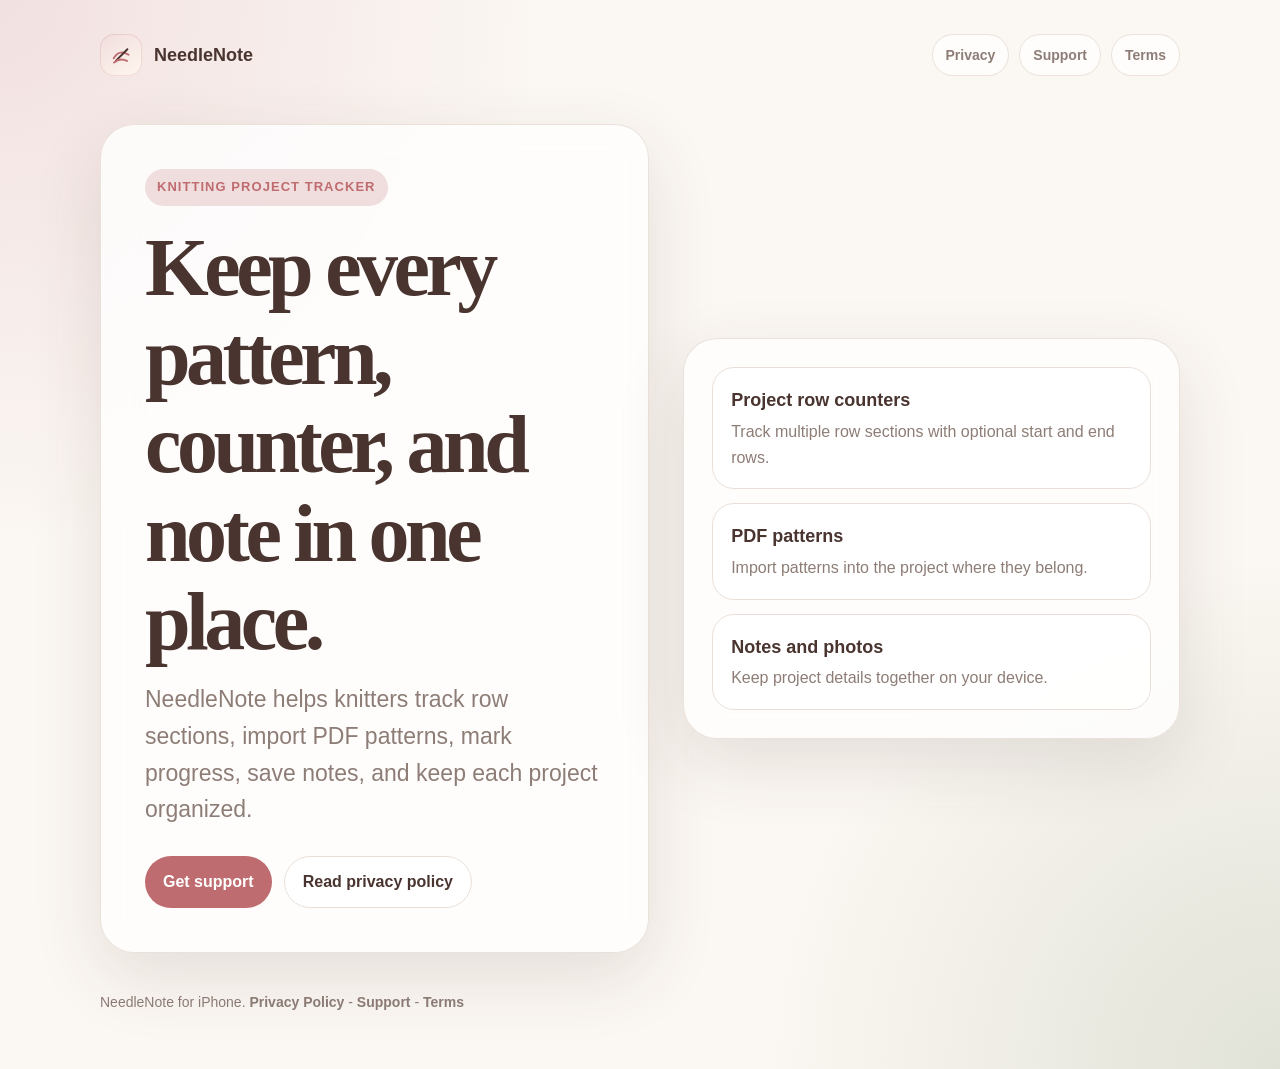
<file: docs/index.html>
<!doctype html>
<html lang="en">
<head>
    <meta charset="utf-8">
    <meta name="viewport" content="width=device-width, initial-scale=1">
    <title>NeedleNote</title>
    <meta name="description" content="NeedleNote helps knitters organize projects, row counters, notes, photos, and PDF patterns.">
    <link rel="stylesheet" href="assets/styles.css">
</head>
<body>
    <main class="site-shell">
        <nav class="nav" aria-label="Primary">
            <a class="brand" href="./">
                <span class="brand-mark" aria-hidden="true">
                    <svg viewBox="0 0 64 64" fill="none" role="img">
                        <path d="M12 39c10-16 22-19 38-9" stroke="#bf6c70" stroke-width="5" stroke-linecap="round"/>
                        <path d="M18 45 47 16" stroke="#49342f" stroke-width="5" stroke-linecap="round"/>
                        <path d="M13 50c9-8 18-12 33-4" stroke="#bf6c70" stroke-width="5" stroke-linecap="round"/>
                    </svg>
                </span>
                NeedleNote
            </a>
            <div class="nav-links">
                <a href="privacy.html">Privacy</a>
                <a href="support.html">Support</a>
                <a href="terms.html">Terms</a>
            </div>
        </nav>

        <section class="hero">
            <div class="hero-card hero-copy">
                <span class="eyebrow">Knitting project tracker</span>
                <h1>Keep every pattern, counter, and note in one place.</h1>
                <p class="lead">NeedleNote helps knitters track row sections, import PDF patterns, mark progress, save notes, and keep each project organized.</p>
                <div class="button-row">
                    <a class="button" href="support.html">Get support</a>
                    <a class="button secondary" href="privacy.html">Read privacy policy</a>
                </div>
            </div>

            <aside class="hero-card feature-panel" aria-label="NeedleNote features">
                <div class="feature-list">
                    <div class="feature">
                        <strong>Project row counters</strong>
                        <span>Track multiple row sections with optional start and end rows.</span>
                    </div>
                    <div class="feature">
                        <strong>PDF patterns</strong>
                        <span>Import patterns into the project where they belong.</span>
                    </div>
                    <div class="feature">
                        <strong>Notes and photos</strong>
                        <span>Keep project details together on your device.</span>
                    </div>
                </div>
            </aside>
        </section>

        <p class="footer">NeedleNote for iPhone. <a href="privacy.html">Privacy Policy</a> - <a href="support.html">Support</a> - <a href="terms.html">Terms</a></p>
    </main>
</body>
</html>
</file>
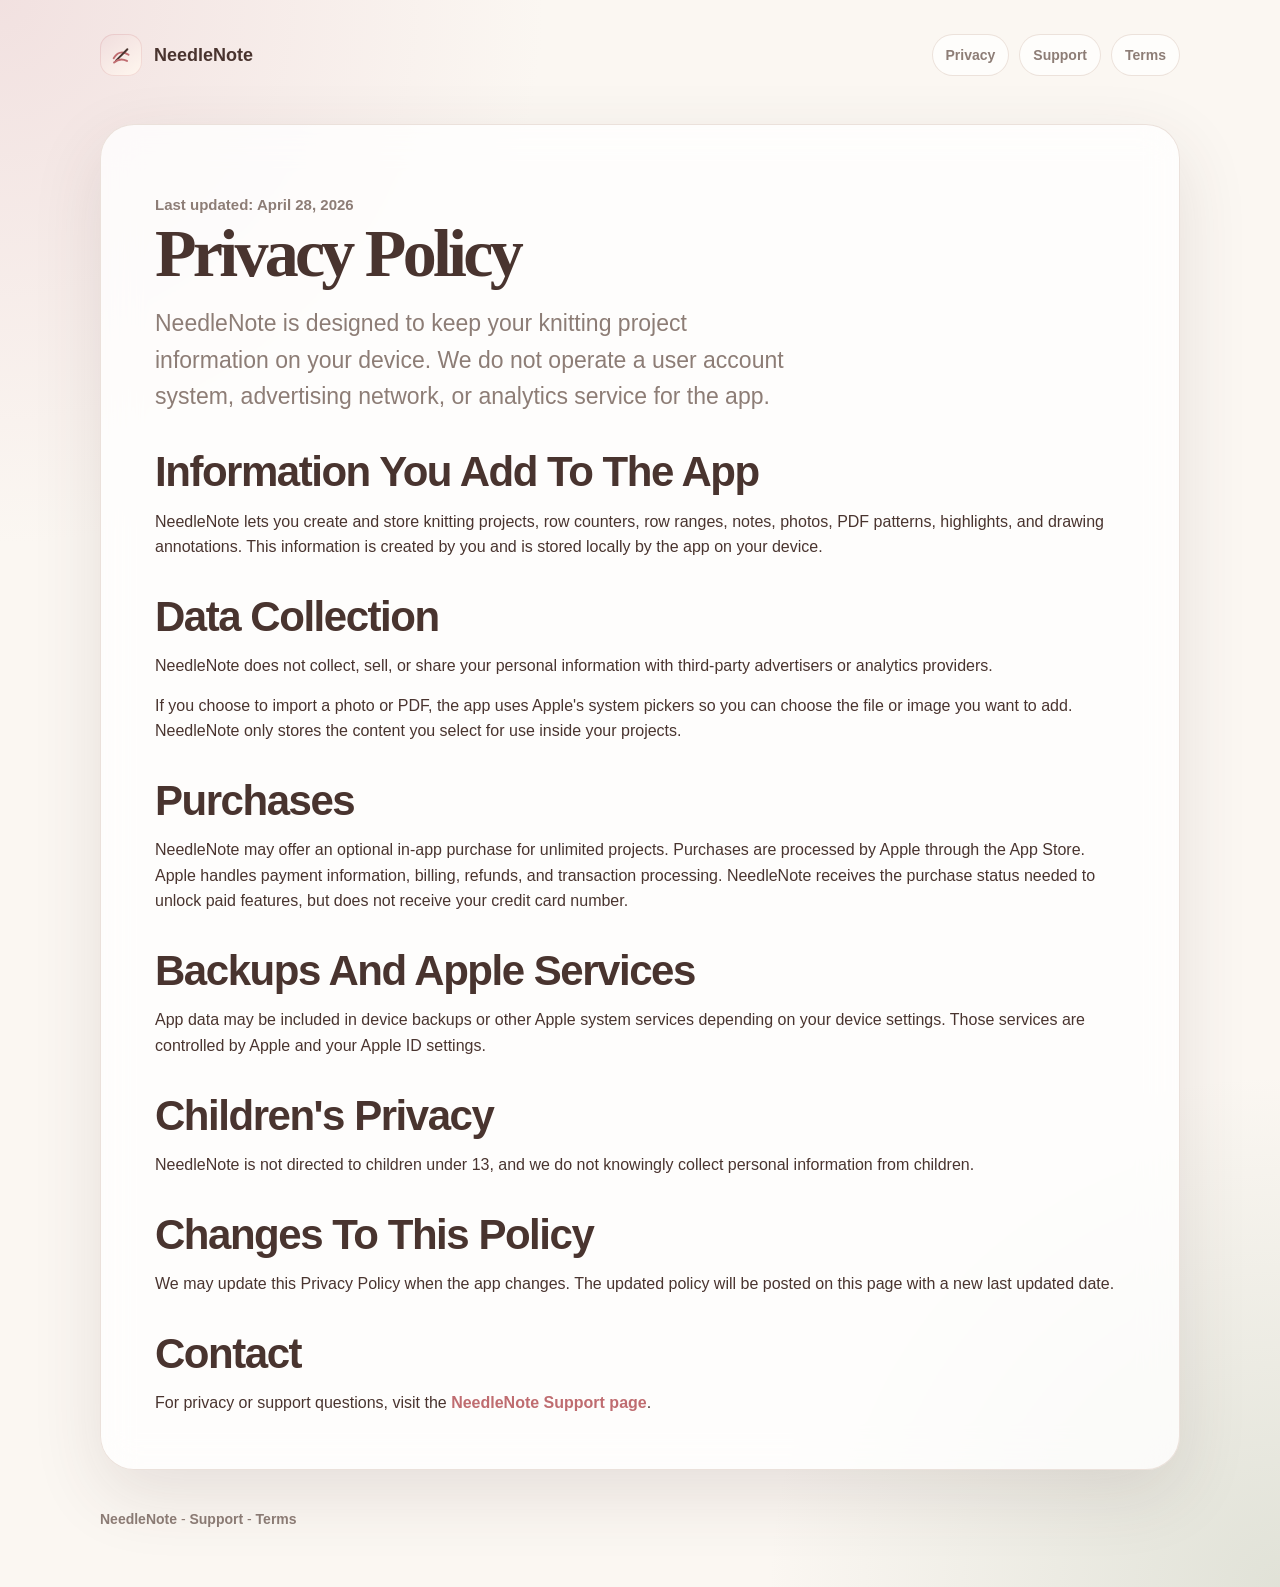
<file: docs/privacy.html>
<!doctype html>
<html lang="en">
<head>
    <meta charset="utf-8">
    <meta name="viewport" content="width=device-width, initial-scale=1">
    <title>Privacy Policy - NeedleNote</title>
    <meta name="description" content="Privacy Policy for NeedleNote.">
    <link rel="stylesheet" href="assets/styles.css">
</head>
<body>
    <main class="site-shell">
        <nav class="nav" aria-label="Primary">
            <a class="brand" href="./">
                <span class="brand-mark" aria-hidden="true">
                    <svg viewBox="0 0 64 64" fill="none" role="img">
                        <path d="M12 39c10-16 22-19 38-9" stroke="#bf6c70" stroke-width="5" stroke-linecap="round"/>
                        <path d="M18 45 47 16" stroke="#49342f" stroke-width="5" stroke-linecap="round"/>
                        <path d="M13 50c9-8 18-12 33-4" stroke="#bf6c70" stroke-width="5" stroke-linecap="round"/>
                    </svg>
                </span>
                NeedleNote
            </a>
            <div class="nav-links">
                <a href="privacy.html">Privacy</a>
                <a href="support.html">Support</a>
                <a href="terms.html">Terms</a>
            </div>
        </nav>

        <article class="content-card">
            <p class="meta">Last updated: April 28, 2026</p>
            <h1>Privacy Policy</h1>
            <p class="lead">NeedleNote is designed to keep your knitting project information on your device. We do not operate a user account system, advertising network, or analytics service for the app.</p>

            <h2>Information You Add To The App</h2>
            <p>NeedleNote lets you create and store knitting projects, row counters, row ranges, notes, photos, PDF patterns, highlights, and drawing annotations. This information is created by you and is stored locally by the app on your device.</p>

            <h2>Data Collection</h2>
            <p>NeedleNote does not collect, sell, or share your personal information with third-party advertisers or analytics providers.</p>
            <p>If you choose to import a photo or PDF, the app uses Apple's system pickers so you can choose the file or image you want to add. NeedleNote only stores the content you select for use inside your projects.</p>

            <h2>Purchases</h2>
            <p>NeedleNote may offer an optional in-app purchase for unlimited projects. Purchases are processed by Apple through the App Store. Apple handles payment information, billing, refunds, and transaction processing. NeedleNote receives the purchase status needed to unlock paid features, but does not receive your credit card number.</p>

            <h2>Backups And Apple Services</h2>
            <p>App data may be included in device backups or other Apple system services depending on your device settings. Those services are controlled by Apple and your Apple ID settings.</p>

            <h2>Children's Privacy</h2>
            <p>NeedleNote is not directed to children under 13, and we do not knowingly collect personal information from children.</p>

            <h2>Changes To This Policy</h2>
            <p>We may update this Privacy Policy when the app changes. The updated policy will be posted on this page with a new last updated date.</p>

            <h2>Contact</h2>
            <p>For privacy or support questions, visit the <a href="support.html">NeedleNote Support page</a>.</p>
        </article>

        <p class="footer"><a href="./">NeedleNote</a> - <a href="support.html">Support</a> - <a href="terms.html">Terms</a></p>
    </main>
</body>
</html>
</file>
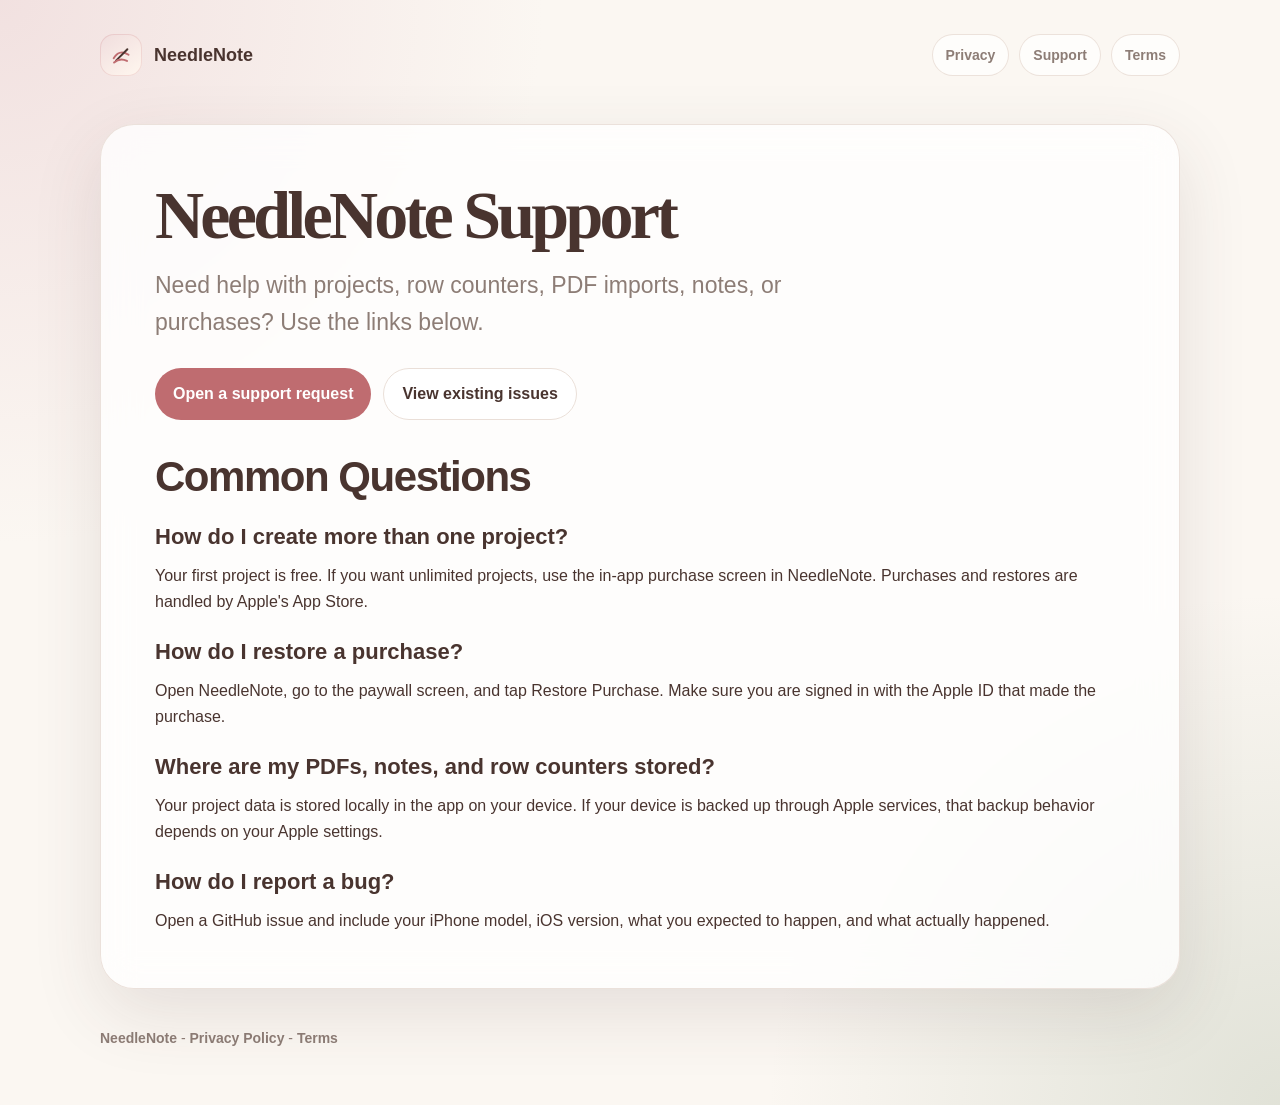
<file: docs/support.html>
<!doctype html>
<html lang="en">
<head>
    <meta charset="utf-8">
    <meta name="viewport" content="width=device-width, initial-scale=1">
    <title>Support - NeedleNote</title>
    <meta name="description" content="Support page for NeedleNote.">
    <link rel="stylesheet" href="assets/styles.css">
</head>
<body>
    <main class="site-shell">
        <nav class="nav" aria-label="Primary">
            <a class="brand" href="./">
                <span class="brand-mark" aria-hidden="true">
                    <svg viewBox="0 0 64 64" fill="none" role="img">
                        <path d="M12 39c10-16 22-19 38-9" stroke="#bf6c70" stroke-width="5" stroke-linecap="round"/>
                        <path d="M18 45 47 16" stroke="#49342f" stroke-width="5" stroke-linecap="round"/>
                        <path d="M13 50c9-8 18-12 33-4" stroke="#bf6c70" stroke-width="5" stroke-linecap="round"/>
                    </svg>
                </span>
                NeedleNote
            </a>
            <div class="nav-links">
                <a href="privacy.html">Privacy</a>
                <a href="support.html">Support</a>
                <a href="terms.html">Terms</a>
            </div>
        </nav>

        <article class="content-card">
            <h1>NeedleNote Support</h1>
            <p class="lead">Need help with projects, row counters, PDF imports, notes, or purchases? Use the links below.</p>

            <div class="button-row">
                <a class="button" href="https://github.com/casstao1/NeedleNote/issues/new">Open a support request</a>
                <a class="button secondary" href="https://github.com/casstao1/NeedleNote/issues">View existing issues</a>
            </div>

            <h2>Common Questions</h2>

            <h3>How do I create more than one project?</h3>
            <p>Your first project is free. If you want unlimited projects, use the in-app purchase screen in NeedleNote. Purchases and restores are handled by Apple's App Store.</p>

            <h3>How do I restore a purchase?</h3>
            <p>Open NeedleNote, go to the paywall screen, and tap Restore Purchase. Make sure you are signed in with the Apple ID that made the purchase.</p>

            <h3>Where are my PDFs, notes, and row counters stored?</h3>
            <p>Your project data is stored locally in the app on your device. If your device is backed up through Apple services, that backup behavior depends on your Apple settings.</p>

            <h3>How do I report a bug?</h3>
            <p>Open a GitHub issue and include your iPhone model, iOS version, what you expected to happen, and what actually happened.</p>
        </article>

        <p class="footer"><a href="./">NeedleNote</a> - <a href="privacy.html">Privacy Policy</a> - <a href="terms.html">Terms</a></p>
    </main>
</body>
</html>
</file>
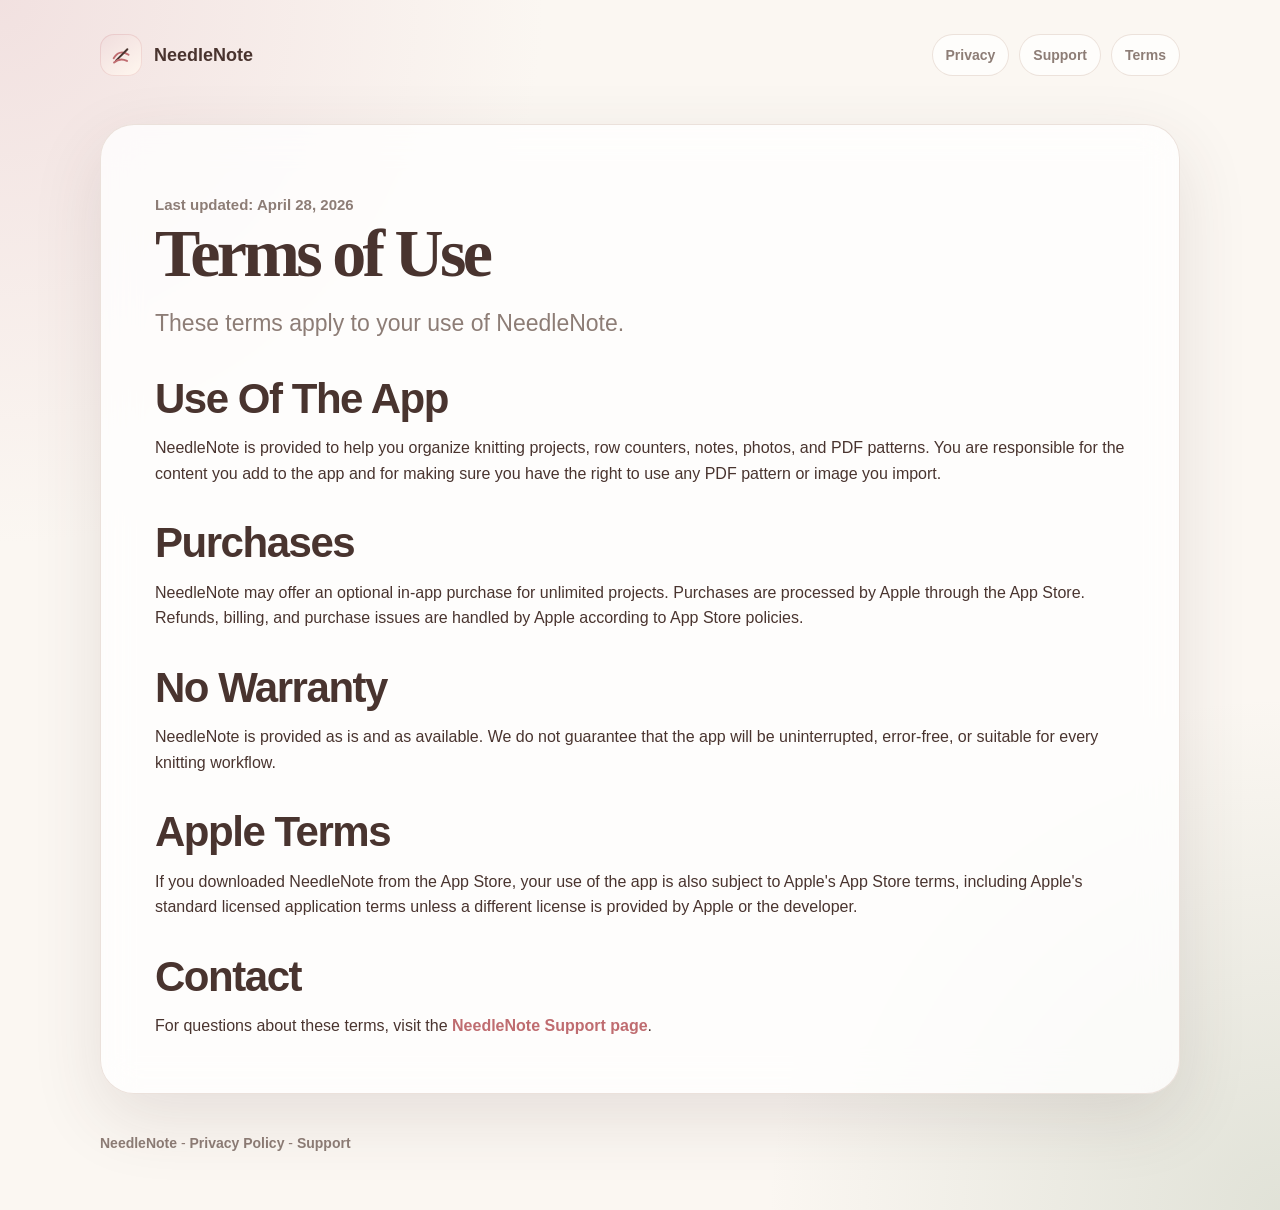
<file: docs/terms.html>
<!doctype html>
<html lang="en">
<head>
    <meta charset="utf-8">
    <meta name="viewport" content="width=device-width, initial-scale=1">
    <title>Terms of Use - NeedleNote</title>
    <meta name="description" content="Terms of Use for NeedleNote.">
    <link rel="stylesheet" href="assets/styles.css">
</head>
<body>
    <main class="site-shell">
        <nav class="nav" aria-label="Primary">
            <a class="brand" href="./">
                <span class="brand-mark" aria-hidden="true">
                    <svg viewBox="0 0 64 64" fill="none" role="img">
                        <path d="M12 39c10-16 22-19 38-9" stroke="#bf6c70" stroke-width="5" stroke-linecap="round"/>
                        <path d="M18 45 47 16" stroke="#49342f" stroke-width="5" stroke-linecap="round"/>
                        <path d="M13 50c9-8 18-12 33-4" stroke="#bf6c70" stroke-width="5" stroke-linecap="round"/>
                    </svg>
                </span>
                NeedleNote
            </a>
            <div class="nav-links">
                <a href="privacy.html">Privacy</a>
                <a href="support.html">Support</a>
                <a href="terms.html">Terms</a>
            </div>
        </nav>

        <article class="content-card">
            <p class="meta">Last updated: April 28, 2026</p>
            <h1>Terms of Use</h1>
            <p class="lead">These terms apply to your use of NeedleNote.</p>

            <h2>Use Of The App</h2>
            <p>NeedleNote is provided to help you organize knitting projects, row counters, notes, photos, and PDF patterns. You are responsible for the content you add to the app and for making sure you have the right to use any PDF pattern or image you import.</p>

            <h2>Purchases</h2>
            <p>NeedleNote may offer an optional in-app purchase for unlimited projects. Purchases are processed by Apple through the App Store. Refunds, billing, and purchase issues are handled by Apple according to App Store policies.</p>

            <h2>No Warranty</h2>
            <p>NeedleNote is provided as is and as available. We do not guarantee that the app will be uninterrupted, error-free, or suitable for every knitting workflow.</p>

            <h2>Apple Terms</h2>
            <p>If you downloaded NeedleNote from the App Store, your use of the app is also subject to Apple's App Store terms, including Apple's standard licensed application terms unless a different license is provided by Apple or the developer.</p>

            <h2>Contact</h2>
            <p>For questions about these terms, visit the <a href="support.html">NeedleNote Support page</a>.</p>
        </article>

        <p class="footer"><a href="./">NeedleNote</a> - <a href="privacy.html">Privacy Policy</a> - <a href="support.html">Support</a></p>
    </main>
</body>
</html>
</file>
<file: docs/assets/styles.css>
:root {
    color-scheme: light;
    --bg: #fbf7f2;
    --surface: #ffffff;
    --ink: #49342f;
    --muted: #8d7d76;
    --rose: #bf6c70;
    --rose-soft: #f0dddd;
    --sage: #9cab92;
    --line: #eadfd8;
    --shadow: 0 24px 70px rgba(73, 52, 47, 0.12);
}

* {
    box-sizing: border-box;
}

body {
    margin: 0;
    min-height: 100vh;
    background:
        radial-gradient(circle at top left, rgba(240, 221, 221, 0.85), transparent 34rem),
        radial-gradient(circle at bottom right, rgba(156, 171, 146, 0.28), transparent 32rem),
        var(--bg);
    color: var(--ink);
    font-family: ui-sans-serif, -apple-system, BlinkMacSystemFont, "Segoe UI", sans-serif;
    line-height: 1.6;
}

a {
    color: var(--rose);
    font-weight: 700;
    text-decoration: none;
}

a:hover {
    text-decoration: underline;
}

.site-shell {
    width: min(1080px, calc(100% - 40px));
    margin: 0 auto;
    padding: 34px 0 56px;
}

.nav {
    display: flex;
    align-items: center;
    justify-content: space-between;
    gap: 18px;
    margin-bottom: 48px;
}

.brand {
    display: inline-flex;
    align-items: center;
    gap: 12px;
    color: var(--ink);
    font-size: 18px;
    font-weight: 800;
}

.brand-mark {
    display: grid;
    width: 42px;
    height: 42px;
    place-items: center;
    border-radius: 14px;
    background: linear-gradient(145deg, var(--rose-soft), #fff7ef);
    box-shadow: inset 0 0 0 1px rgba(191, 108, 112, 0.18);
}

.brand-mark svg {
    width: 25px;
    height: 25px;
}

.nav-links {
    display: flex;
    flex-wrap: wrap;
    justify-content: flex-end;
    gap: 10px;
}

.nav-links a {
    padding: 9px 13px;
    border: 1px solid rgba(234, 223, 216, 0.9);
    border-radius: 999px;
    background: rgba(255, 255, 255, 0.68);
    color: var(--muted);
    font-size: 14px;
}

.hero {
    display: grid;
    grid-template-columns: minmax(0, 1.05fr) minmax(280px, 0.95fr);
    gap: 34px;
    align-items: center;
}

.hero-card,
.content-card {
    border: 1px solid rgba(234, 223, 216, 0.92);
    border-radius: 34px;
    background: rgba(255, 255, 255, 0.78);
    box-shadow: var(--shadow);
    backdrop-filter: blur(18px);
}

.hero-copy {
    padding: 44px;
}

.eyebrow {
    display: inline-flex;
    align-items: center;
    gap: 8px;
    margin-bottom: 18px;
    padding: 8px 12px;
    border-radius: 999px;
    background: var(--rose-soft);
    color: var(--rose);
    font-size: 13px;
    font-weight: 800;
    letter-spacing: 0.08em;
    text-transform: uppercase;
}

h1,
h2,
h3 {
    margin: 0;
    line-height: 1.08;
}

h1 {
    max-width: 720px;
    font-family: Georgia, "Times New Roman", serif;
    font-size: clamp(44px, 8vw, 82px);
    letter-spacing: -0.055em;
}

h2 {
    margin-top: 34px;
    font-size: clamp(28px, 4vw, 42px);
    letter-spacing: -0.035em;
}

h3 {
    margin-top: 26px;
    font-size: 22px;
}

p {
    margin: 14px 0 0;
}

.lead {
    max-width: 650px;
    color: var(--muted);
    font-size: clamp(18px, 2vw, 23px);
}

.button-row {
    display: flex;
    flex-wrap: wrap;
    gap: 12px;
    margin-top: 28px;
}

.button {
    display: inline-flex;
    align-items: center;
    justify-content: center;
    min-height: 48px;
    padding: 12px 18px;
    border-radius: 999px;
    background: var(--rose);
    color: #fff;
    font-weight: 800;
}

.button.secondary {
    border: 1px solid var(--line);
    background: #fff;
    color: var(--ink);
}

.feature-panel {
    padding: 28px;
}

.feature-list {
    display: grid;
    gap: 14px;
}

.feature {
    padding: 18px;
    border: 1px solid var(--line);
    border-radius: 22px;
    background: rgba(255, 255, 255, 0.76);
}

.feature strong {
    display: block;
    margin-bottom: 4px;
    font-size: 18px;
}

.feature span,
li {
    color: var(--muted);
}

.content-card {
    padding: clamp(26px, 5vw, 54px);
}

.content-card h1 {
    font-size: clamp(42px, 6vw, 68px);
}

.content-card ul {
    padding-left: 20px;
}

.meta {
    color: var(--muted);
    font-size: 15px;
    font-weight: 700;
}

.footer {
    margin-top: 38px;
    color: var(--muted);
    font-size: 14px;
}

.footer a {
    color: var(--muted);
}

@media (max-width: 780px) {
    .site-shell {
        width: min(100% - 28px, 1080px);
        padding-top: 22px;
    }

    .nav {
        align-items: flex-start;
        flex-direction: column;
        margin-bottom: 28px;
    }

    .nav-links {
        justify-content: flex-start;
    }

    .hero {
        grid-template-columns: 1fr;
    }

    .hero-copy {
        padding: 28px;
    }
}
</file>
